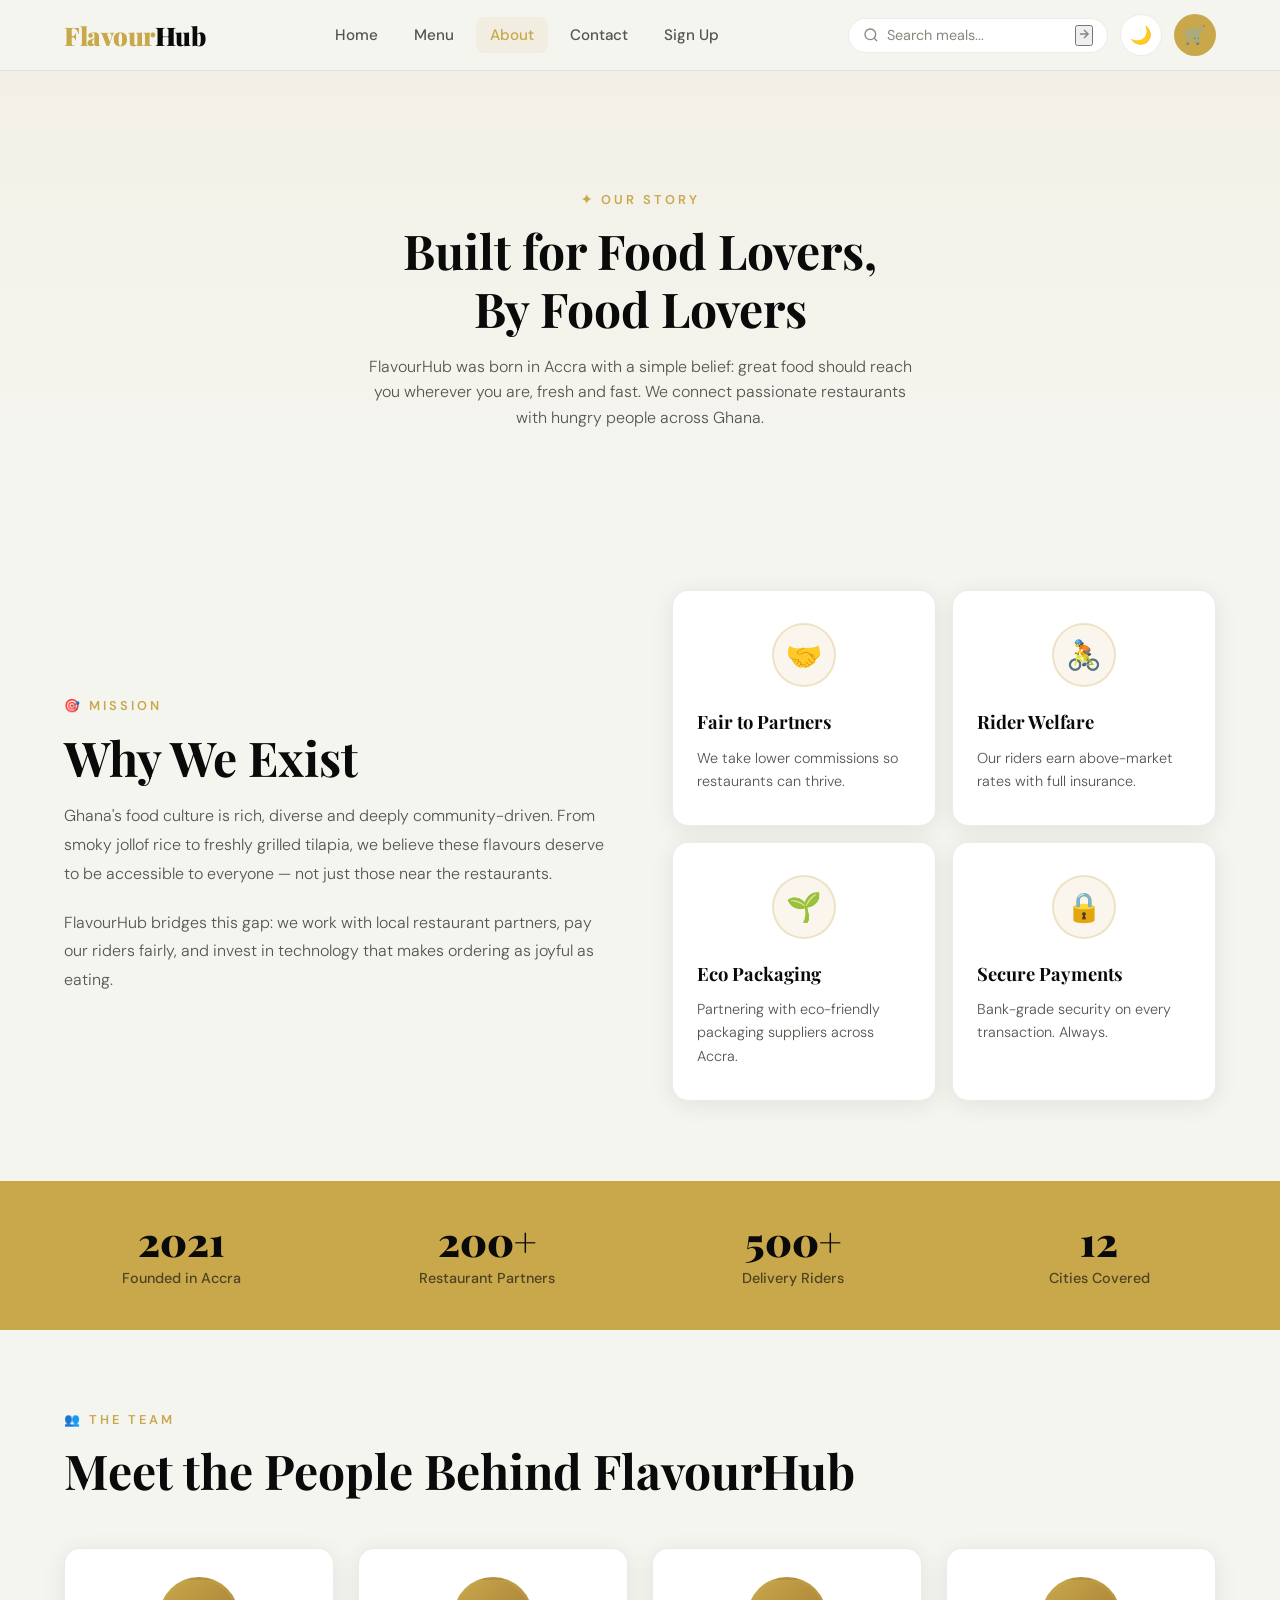
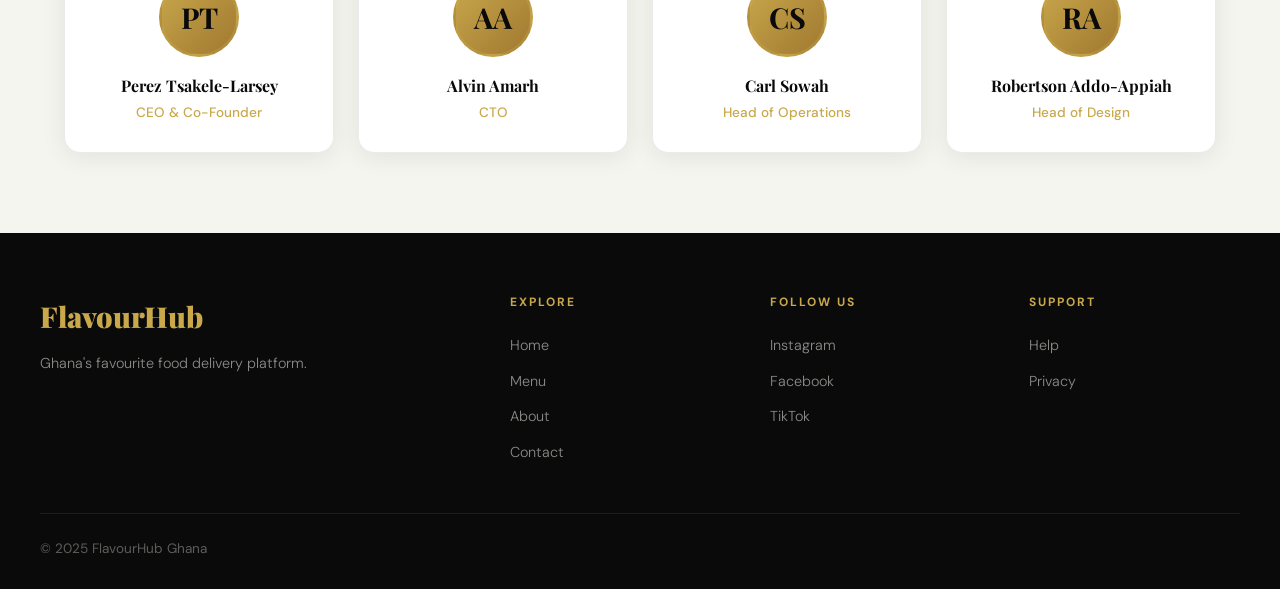
<file: FlavourHub/about.html>
<!DOCTYPE html>
<html lang="en">
<head>
  <meta charset="UTF-8" />
  <meta name="viewport" content="width=device-width, initial-scale=1.0" />
  <meta name="description" content="About FlavourHub — Our story, mission, and the team behind Ghana's favourite food delivery platform." />
  <title>About — FlavourHub</title>
  <link rel="stylesheet" href="css/styles.css" />
</head>
<body>

  <a href="#main-content" class="skip-link">Skip to main content</a>

  <nav role="navigation" aria-label="Main navigation">
    <div class="nav-inner">
      <a href="index.html" class="nav-logo">Flavour<span>Hub</span></a>
      <ul class="nav-links">
        <li><a href="index.html">Home</a></li><li><a href="menu.html">Menu</a></li><li><a href="about.html" class="active">About</a></li><li><a href="contact.html">Contact</a></li><li><a href="signup.html">Sign Up</a></li>
      </ul>
      <div class="nav-right">
        <div class="nav-search" role="search">
          <svg width="16" height="16" viewBox="0 0 24 24" fill="none" stroke="currentColor" stroke-width="2" aria-hidden="true">
            <circle cx="11" cy="11" r="8"/>
            <path d="m21 21-4.35-4.35"/>
          </svg><input type="search" id="navSearchInput" placeholder="Search meals..." aria-label="Search meals" />
          <button id="navSearchBtn" aria-label="Search">
            <svg width="14" height="14" viewBox="0 0 24 24" fill="none" stroke="currentColor" stroke-width="2.5" aria-hidden="true">
              <path d="M5 12h14M12 5l7 7-7 7"/>
            </svg>
          </button>
        </div>
        
         <!-- Theme Toggle -->
        <button class="theme-toggle" id="themeToggle" aria-label="Toggle dark mode">🌙</button>
        <a href="cart.html" class="nav-cart" aria-label="View cart">🛒<span class="cart-badge" id="cartBadge" style="display:none">0</span></a>
        <button class="hamburger" id="hamburger" aria-label="Toggle navigation" aria-expanded="false" aria-controls="mobileMenu"><span></span><span></span><span></span></button>
      </div>
    </div>
    <div class="mobile-menu" id="mobileMenu">
      <a href="index.html">Home</a><a href="menu.html">Menu</a><a href="about.html">About</a><a href="contact.html">Contact</a><a href="signup.html">Sign Up</a><a href="cart.html">🛒 Cart</a>
    </div>
  </nav>

  <div class="page-content">
    <main id="main-content">

      <!-- ABOUT HERO -->
      <div class="about-hero" aria-labelledby="about-heading">
        <div class="section-label" aria-hidden="true">✦ Our Story</div>
        <h1 class="section-title" id="about-heading">Built for Food Lovers,<br>By Food Lovers</h1>
        <p class="section-sub" style="margin: 0 auto; text-align:center; max-width:560px;">
          FlavourHub was born in Accra with a simple belief: great food should reach you wherever you are,
          fresh and fast. We connect passionate restaurants with hungry people across Ghana.
        </p>
      </div>

      <!-- MISSION -->
      <div class="section" aria-labelledby="mission-heading">
        <div style="display:grid; grid-template-columns: 1fr 1fr; gap: 64px; align-items:center;">
          <div>
            <div class="section-label" aria-hidden="true">🎯 Mission</div>
            <h2 class="section-title" id="mission-heading">Why We Exist</h2>
            <p style="color: var(--text-secondary); line-height:1.8; font-weight:300; margin-bottom:20px;">
              Ghana's food culture is rich, diverse and deeply community-driven. From smoky jollof rice
              to freshly grilled tilapia, we believe these flavours deserve to be accessible to everyone —
              not just those near the restaurants.
            </p>
            <p style="color: var(--text-secondary); line-height:1.8; font-weight:300;">
              FlavourHub bridges this gap: we work with local restaurant partners, pay our riders fairly,
              and invest in technology that makes ordering as joyful as eating.
            </p>
          </div>
          <div style="display:grid; grid-template-columns:1fr 1fr; gap:16px;">
            <div class="step" style="text-align:left;">
              <div class="step-icon" aria-hidden="true">🤝</div>
              <h3>Fair to Partners</h3>
              <p>We take lower commissions so restaurants can thrive.</p>
            </div>
            <div class="step" style="text-align:left;">
              <div class="step-icon" aria-hidden="true">🚴</div>
              <h3>Rider Welfare</h3>
              <p>Our riders earn above-market rates with full insurance.</p>
            </div>
            <div class="step" style="text-align:left;">
              <div class="step-icon" aria-hidden="true">🌱</div>
              <h3>Eco Packaging</h3>
              <p>Partnering with eco-friendly packaging suppliers across Accra.</p>
            </div>
            <div class="step" style="text-align:left;">
              <div class="step-icon" aria-hidden="true">🔒</div>
              <h3>Secure Payments</h3>
              <p>Bank-grade security on every transaction. Always.</p>
            </div>
          </div>
        </div>
      </div>

      <!-- STATS -->
      <div class="stats-strip" aria-label="Company statistics">
        <div class="stats-inner">
          <div class="stat"><div class="stat-num">2021</div><div class="stat-label">Founded in Accra</div></div>
          <div class="stat"><div class="stat-num">200+</div><div class="stat-label">Restaurant Partners</div></div>
          <div class="stat"><div class="stat-num">500+</div><div class="stat-label">Delivery Riders</div></div>
          <div class="stat"><div class="stat-num">12</div><div class="stat-label">Cities Covered</div></div>
        </div>
      </div>

      <!-- TEAM -->
      <div class="section" aria-labelledby="team-heading">
        <div class="section-label" aria-hidden="true">👥 The Team</div>
        <h2 class="section-title" id="team-heading">Meet the People Behind FlavourHub</h2>
        <div class="team-grid" role="list">

          <div class="team-card" role="listitem">
            <div class="team-avatar" aria-hidden="true">PT</div>
            <div class="team-name">Perez Tsakele-Larsey</div>
            <div class="team-role">CEO & Co-Founder</div>
          </div>

          <div class="team-card" role="listitem">
            <div class="team-avatar" aria-hidden="true">AA</div>
            <div class="team-name">Alvin Amarh</div>
            <div class="team-role">CTO</div>
          </div>

          <div class="team-card" role="listitem">
            <div class="team-avatar" aria-hidden="true">CS</div>
            <div class="team-name">Carl Sowah</div>
            <div class="team-role">Head of Operations</div>
          </div>

          <div class="team-card" role="listitem">
            <div class="team-avatar" aria-hidden="true">RA</div>
            <div class="team-name">Robertson Addo-Appiah</div>
            <div class="team-role">Head of Design</div>
          </div>

        </div>
      </div>

    </main>
  </div>

  <footer role="contentinfo">
    <div class="footer-inner">
      <div class="footer-grid">
        <div><div class="footer-brand">FlavourHub</div><p class="footer-desc">Ghana's favourite food delivery platform.</p></div>
        <div><div class="footer-heading">Explore</div><ul class="footer-links"><li><a href="index.html">Home</a></li><li><a href="menu.html">Menu</a></li><li><a href="about.html">About</a></li><li><a href="contact.html">Contact</a></li></ul></div>
        <div><div class="footer-heading">Follow Us</div><ul class="footer-links"><li><a href="https://www.instagram.com" target="_blank" rel="noopener noreferrer">Instagram</a></li><li><a href="https://www.facebook.com" target="_blank" rel="noopener noreferrer">Facebook</a></li><li><a href="https://www.tiktok.com" target="_blank" rel="noopener noreferrer">TikTok</a></li></ul></div>
        <div><div class="footer-heading">Support</div><ul class="footer-links"><li><a href="contact.html">Help</a></li><li><a href="contact.html">Privacy</a></li></ul></div>
      </div>
      <div class="footer-bottom"><span>© 2025 FlavourHub Ghana</span></div>
    </div>
  </footer>

  <div id="toast" class="toast" role="alert" aria-live="polite"></div>
  <script src="js/script.js"></script>
</body>
</html>
</file>
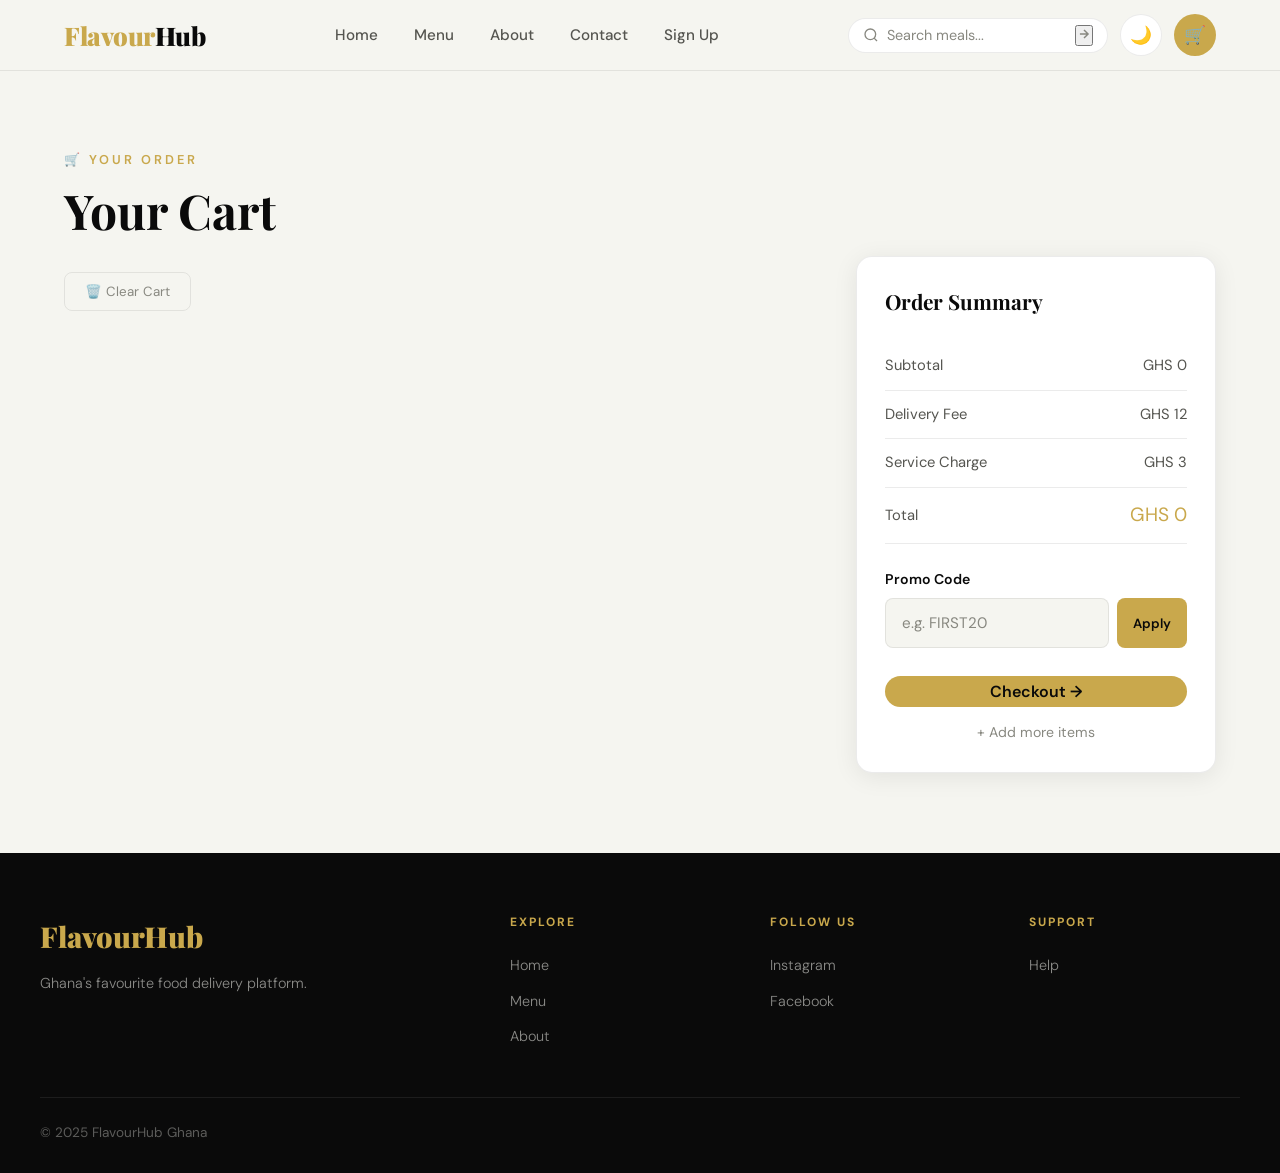
<file: FlavourHub/cart.html>
<!DOCTYPE html>
<html lang="en">
<head>
  <meta charset="UTF-8" />
  <meta name="viewport" content="width=device-width, initial-scale=1.0" />
  <meta name="description" content="Your FlavourHub cart — Review your order and checkout." />
  <title>Cart — FlavourHub</title>
  <link rel="stylesheet" href="css/styles.css" />
</head>
<body>

  <a href="#main-content" class="skip-link">Skip to main content</a>

  <nav role="navigation" aria-label="Main navigation">
    <div class="nav-inner">
      <a href="index.html" class="nav-logo">Flavour<span>Hub</span></a>
      <ul class="nav-links">
        <li><a href="index.html">Home</a></li><li><a href="menu.html">Menu</a></li><li><a href="about.html">About</a></li><li><a href="contact.html">Contact</a></li><li><a href="signup.html">Sign Up</a></li>
      </ul>
      <div class="nav-right">
        <div class="nav-search" role="search">
          <svg width="16" height="16" viewBox="0 0 24 24" fill="none" stroke="currentColor" stroke-width="2" aria-hidden="true">
            <circle cx="11" cy="11" r="8"/>
            <path d="m21 21-4.35-4.35"/>
          </svg>
          <input type="search" id="navSearchInput" placeholder="Search meals..." aria-label="Search meals" />
          <button id="navSearchBtn" aria-label="Search">
            <svg width="14" height="14" viewBox="0 0 24 24" fill="none" stroke="currentColor" stroke-width="2.5" aria-hidden="true">
              <path d="M5 12h14M12 5l7 7-7 7"/>
            </svg>
          </button>
        </div>
         <!-- Theme Toggle -->
        <button class="theme-toggle" id="themeToggle" aria-label="Toggle dark mode">🌙</button>
        <a href="cart.html" class="nav-cart" aria-label="View cart" aria-current="page">🛒<span class="cart-badge" id="cartBadge" style="display:none">0</span></a>
        <button class="hamburger" id="hamburger" aria-label="Toggle navigation" aria-expanded="false" aria-controls="mobileMenu"><span></span><span></span><span></span></button>
      </div>
    </div>
    <div class="mobile-menu" id="mobileMenu">
      <a href="index.html">Home</a><a href="menu.html">Menu</a><a href="about.html">About</a><a href="contact.html">Contact</a>
      <a href="signup.html">Sign Up</a><a href="cart.html">🛒 Cart</a>
    </div>
  </nav>

  <div class="page-content">
    <main id="main-content">
      <div class="section">
        <div class="section-label" aria-hidden="true">🛒 Your Order</div>
        <h1 class="section-title">Your Cart</h1>

        <!-- Empty State -->
        <div id="emptyCart" style="display:none; text-align:center; padding:80px 20px;">
          <div style="font-size:5rem; margin-bottom:24px;" aria-hidden="true">🍽️</div>
          <h2 style="font-family:'Playfair Display',serif; font-size:1.8rem; color:var(--text-primary); margin-bottom:12px;">Your cart is empty</h2>
          <p style="color:var(--text-muted); margin-bottom:32px; font-weight:300;">Looks like you haven't added anything yet.</p>
          <a href="menu.html" class="btn btn-primary">Browse the Menu →</a>
        </div>

        <!-- Cart Content -->
        <div id="cartContent" class="cart-layout">

          <!-- Items -->
          <div>
            <div id="cartItems" role="list" aria-label="Cart items"></div>

            <div style="margin-top:16px;">
              <button onclick="clearCart()" style="background:none; border:1px solid var(--border); color:var(--text-muted); padding:10px 20px; border-radius:var(--radius-sm); cursor:pointer; font-family:'DM Sans',sans-serif; transition:all 0.3s;" aria-label="Clear all items from cart">
                🗑️ Clear Cart
              </button>
            </div>
          </div>

          <!-- Summary -->
          <div class="order-summary" aria-label="Order summary">
            <div class="summary-title">Order Summary</div>

            <div class="summary-row">
              <span>Subtotal</span>
              <span id="summarySubtotal">GHS 0</span>
            </div>
            <div class="summary-row">
              <span>Delivery Fee</span>
              <span>GHS 12</span>
            </div>
            <div class="summary-row">
              <span>Service Charge</span>
              <span>GHS 3</span>
            </div>
            <div class="summary-row">
              <span>Total</span>
              <span class="summary-total-amount" id="summaryTotal" aria-live="polite">GHS 0</span>
            </div>

            <div style="margin-top:24px;">
              <div class="form-group">
                <label class="form-label" for="promoCode">Promo Code</label>
                <div style="display:flex; gap:8px;">
                  <input class="form-input" type="text" id="promoCode" placeholder="e.g. FIRST20" aria-label="Enter promo code" />
                  <button onclick="applyPromo()" style="background:var(--gold); color:var(--black); border:none; border-radius:var(--radius-sm); padding:0 16px; font-family:'DM Sans',sans-serif; font-weight:600; cursor:pointer; white-space:nowrap;" aria-label="Apply promo code">Apply</button>
                </div>
              </div>

              <button class="btn btn-primary" style="width:100%; justify-content:center; margin-top:8px; font-size:1rem;" onclick="checkout()" aria-label="Proceed to checkout">
                Checkout →
              </button>
              <a href="menu.html" style="display:block; text-align:center; margin-top:14px; color:var(--text-muted); font-size:0.88rem; text-decoration:none;">+ Add more items</a>
            </div>
          </div>

        </div>

        <!-- Checkout Success -->
        <div id="checkoutSuccess" style="display:none; text-align:center; padding:80px 20px;">
          <div style="font-size:5rem; margin-bottom:24px;" aria-hidden="true">✅</div>
          <h2 style="font-family:'Playfair Display',serif; font-size:2rem; color:var(--text-primary); margin-bottom:12px;">Order Placed!</h2>
          <p style="color:var(--text-muted); margin-bottom:8px; font-weight:300;">Your food is being prepared. Estimated delivery: <strong style="color:var(--gold);">25–35 minutes</strong>.</p>
          <p style="color:var(--text-muted); margin-bottom:32px; font-weight:300;">Order #FH-<span id="orderNum"></span></p>
          <a href="menu.html" class="btn btn-primary">Order Again →</a>
        </div>

      </div>
    </main>
  </div>

  <footer role="contentinfo">
    <div class="footer-inner">
      <div class="footer-grid">
        <div><div class="footer-brand">FlavourHub</div><p class="footer-desc">Ghana's favourite food delivery platform.</p></div>
        <div><div class="footer-heading">Explore</div><ul class="footer-links"><li><a href="index.html">Home</a></li><li><a href="menu.html">Menu</a></li><li><a href="about.html">About</a></li></ul></div>
        <div><div class="footer-heading">Follow Us</div><ul class="footer-links"><li><a href="https://www.instagram.com" target="_blank" rel="noopener noreferrer">Instagram</a></li><li><a href="https://www.facebook.com" target="_blank" rel="noopener noreferrer">Facebook</a></li></ul></div>
        <div><div class="footer-heading">Support</div><ul class="footer-links"><li><a href="contact.html">Help</a></li></ul></div>
      </div>
      <div class="footer-bottom"><span>© 2025 FlavourHub Ghana</span></div>
    </div>
  </footer>

  <div id="toast" class="toast" role="alert" aria-live="polite"></div>

  <script src="js/script.js"></script>
</body>
</html>
</file>
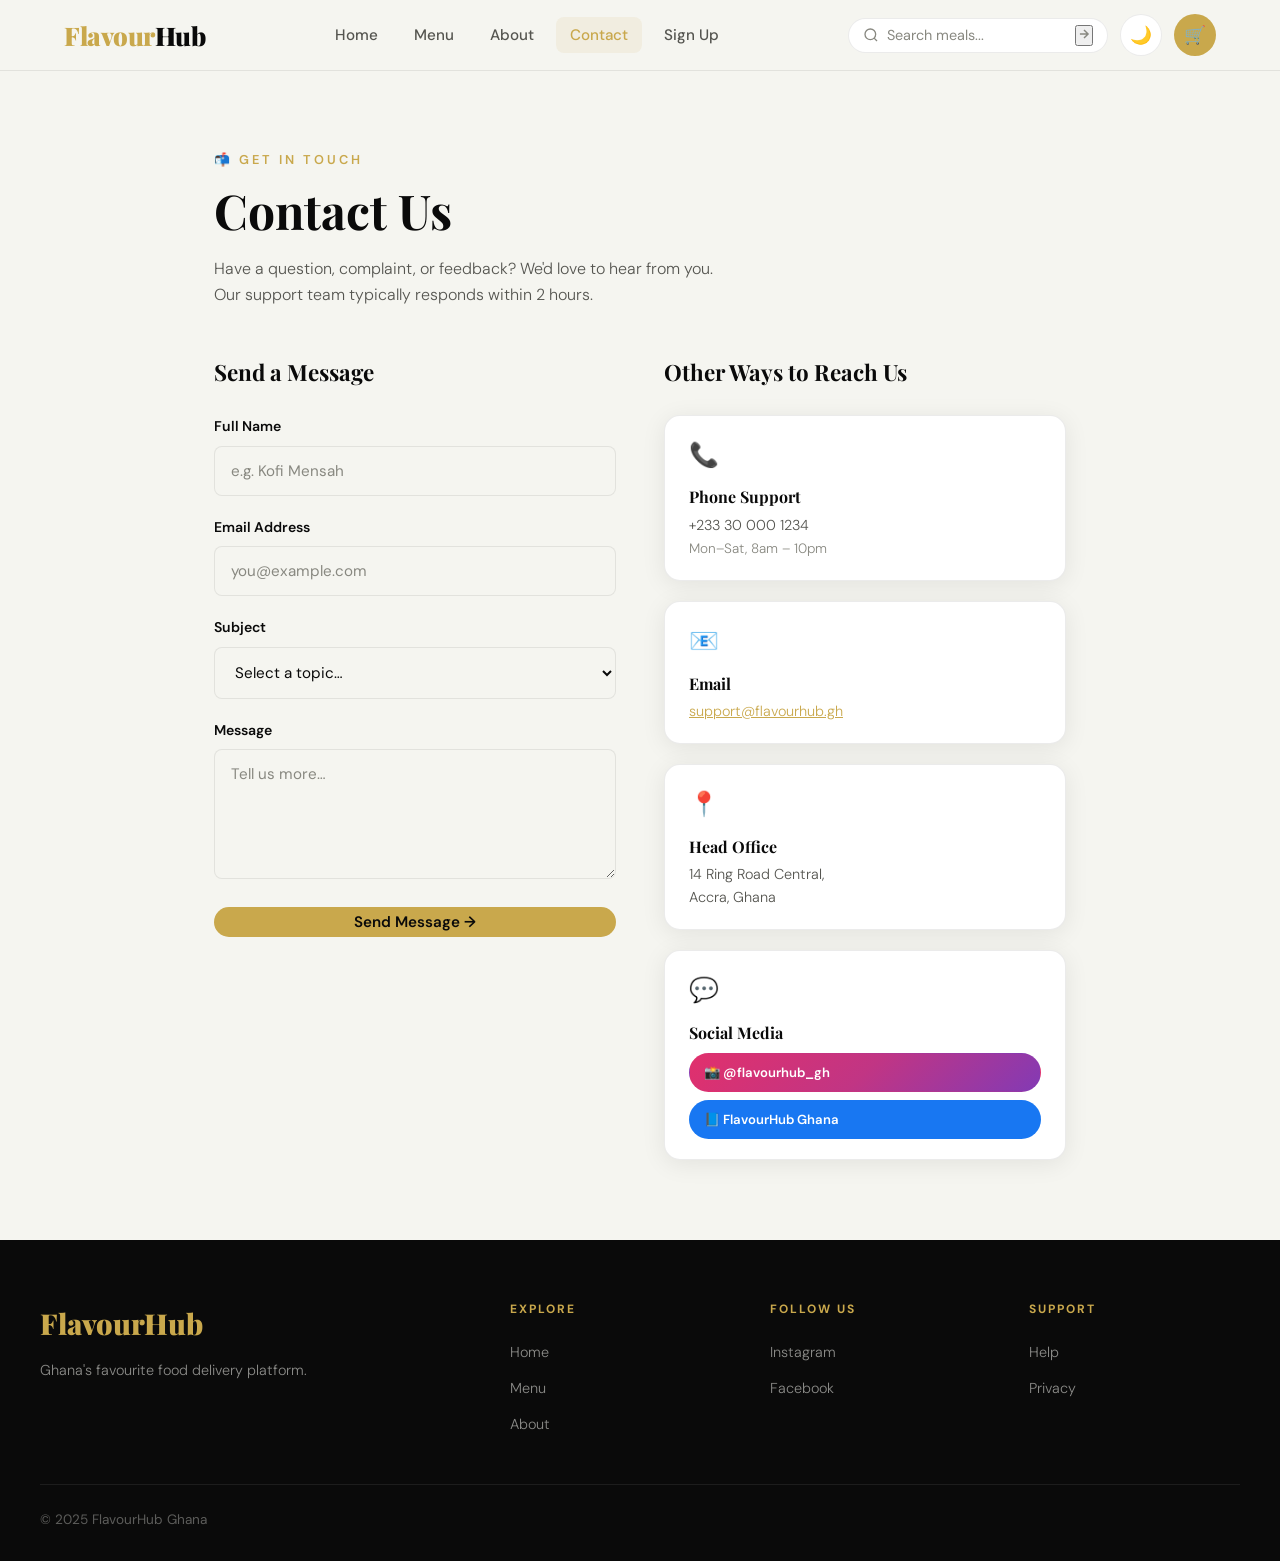
<file: FlavourHub/contact.html>
<!DOCTYPE html>
<html lang="en">
<head>
  <meta charset="UTF-8" />
  <meta name="viewport" content="width=device-width, initial-scale=1.0" />
  <meta name="description" content="Contact FlavourHub — Get in touch with our support team." />
  <title>Contact — FlavourHub</title>
  <link rel="stylesheet" href="css/styles.css" />
</head>
<body>

  <a href="#main-content" class="skip-link">Skip to main content</a>

  <nav role="navigation" aria-label="Main navigation">
    <div class="nav-inner">
      <a href="index.html" class="nav-logo">Flavour<span>Hub</span></a>
      <ul class="nav-links">
        <li><a href="index.html">Home</a></li><li><a href="menu.html">Menu</a></li><li><a href="about.html">About</a></li><li><a href="contact.html" class="active">Contact</a></li><li><a href="signup.html">Sign Up</a></li>
      </ul>
      <div class="nav-right">
        <div class="nav-search" role="search">
          <svg width="16" height="16" viewBox="0 0 24 24" fill="none" stroke="currentColor" stroke-width="2" aria-hidden="true">
            <circle cx="11" cy="11" r="8"/>
            <path d="m21 21-4.35-4.35"/>
          </svg>
          <input type="search" id="navSearchInput" placeholder="Search meals..." aria-label="Search meals" />
          <button id="navSearchBtn" aria-label="Search">
            <svg width="14" height="14" viewBox="0 0 24 24" fill="none" stroke="currentColor" stroke-width="2.5" aria-hidden="true">
              <path d="M5 12h14M12 5l7 7-7 7"/>
            </svg>
          </button>
        </div>
         <!-- Theme Toggle -->
        <button class="theme-toggle" id="themeToggle" aria-label="Toggle dark mode">🌙</button>
        <a href="cart.html" class="nav-cart" aria-label="View cart">🛒<span class="cart-badge" id="cartBadge" style="display:none">0</span></a>
        <button class="hamburger" id="hamburger" aria-label="Toggle navigation" aria-expanded="false" aria-controls="mobileMenu"><span></span><span></span><span></span></button>
      </div>
    </div>
    <div class="mobile-menu" id="mobileMenu">
      <a href="index.html">Home</a><a href="menu.html">Menu</a><a href="about.html">About</a><a href="contact.html">Contact</a><a href="signup.html">Sign Up</a><a href="cart.html">🛒 Cart</a>
    </div>
  </nav>

  <div class="page-content">
    <main id="main-content">
      <div class="section" style="max-width:900px;">
        <div class="section-label" aria-hidden="true">📬 Get In Touch</div>
        <h1 class="section-title">Contact Us</h1>
        <p class="section-sub" style="margin-bottom:48px;">Have a question, complaint, or feedback? We'd love to hear from you. Our support team typically responds within 2 hours.</p>

        <div style="display:grid; grid-template-columns: 1fr 1fr; gap:48px; align-items:start;">

          <!-- Contact Form -->
          <div>
            <h2 style="font-family:'Playfair Display',serif; font-size:1.4rem; margin-bottom:24px; color:var(--text-primary);">Send a Message</h2>

            <div id="contactForm">
              <div class="form-group">
                <label class="form-label" for="contactName">Full Name</label>
                <input class="form-input" type="text" id="contactName" placeholder="e.g. Kofi Mensah" autocomplete="name" required aria-required="true" />
              </div>
              <div class="form-group">
                <label class="form-label" for="contactEmail">Email Address</label>
                <input class="form-input" type="email" id="contactEmail" placeholder="you@example.com" autocomplete="email" required aria-required="true" />
              </div>
              <div class="form-group">
                <label class="form-label" for="contactSubject">Subject</label>
                <select class="form-input" id="contactSubject" aria-label="Contact subject">
                  <option value="">Select a topic…</option>
                  <option value="order">Order Issue</option>
                  <option value="payment">Payment Problem</option>
                  <option value="partner">Restaurant Partnership</option>
                  <option value="rider">Become a Rider</option>
                  <option value="other">Other</option>
                </select>
              </div>
              <div class="form-group">
                <label class="form-label" for="contactMsg">Message</label>
                <textarea class="form-input" id="contactMsg" rows="5" placeholder="Tell us more…" required aria-required="true" style="resize:vertical;"></textarea>
              </div>
              <button class="btn btn-primary" style="width:100%; justify-content:center;" onclick="submitContact()" aria-label="Send message">Send Message →</button>
            </div>

            <div id="contactSuccess" style="display:none; text-align:center; padding:40px 20px; background:rgba(201,168,76,0.08); border-radius:var(--radius); border:1px solid rgba(201,168,76,0.2);">
              <div style="font-size:3rem; margin-bottom:16px;">✅</div>
              <h3 style="font-family:'Playfair Display',serif; color:var(--text-primary); margin-bottom:8px;">Message Sent!</h3>
              <p style="color:var(--text-muted); font-weight:300;">We'll get back to you within 2 hours.</p>
            </div>
          </div>

          <!-- Contact Info -->
          <div>
            <h2 style="font-family:'Playfair Display',serif; font-size:1.4rem; margin-bottom:24px; color:var(--text-primary);">Other Ways to Reach Us</h2>

            <div style="display:flex; flex-direction:column; gap:20px;">

              <div class="step" style="text-align:left; padding:20px 24px;">
                <div style="font-size:1.5rem; margin-bottom:10px;" aria-hidden="true">📞</div>
                <h3 style="margin-bottom:4px; font-size:1rem;">Phone Support</h3>
                <p>+233 30 000 1234<br><span style="color:var(--text-muted); font-size:0.85rem;">Mon–Sat, 8am – 10pm</span></p>
              </div>

              <div class="step" style="text-align:left; padding:20px 24px;">
                <div style="font-size:1.5rem; margin-bottom:10px;" aria-hidden="true">📧</div>
                <h3 style="margin-bottom:4px; font-size:1rem;">Email</h3>
                <p><a href="mailto:support@flavourhub.gh" style="color:var(--gold);">support@flavourhub.gh</a></p>
              </div>

              <div class="step" style="text-align:left; padding:20px 24px;">
                <div style="font-size:1.5rem; margin-bottom:10px;" aria-hidden="true">📍</div>
                <h3 style="margin-bottom:4px; font-size:1rem;">Head Office</h3>
                <p style="font-weight:300;">14 Ring Road Central,<br>Accra, Ghana</p>
              </div>

              <div class="step" style="text-align:left; padding:20px 24px;">
                <div style="font-size:1.5rem; margin-bottom:10px;" aria-hidden="true">💬</div>
                <h3 style="margin-bottom:4px; font-size:1rem;">Social Media</h3>
                <div class="social-buttons" style="flex-direction:column; gap:8px; margin-top:8px;">
                  <a href="https://www.instagram.com" class="social-btn social-btn-ig" target="_blank" rel="noopener noreferrer" aria-label="Instagram (opens new tab)" style="font-size:0.82rem; padding:8px 14px;">📸 @flavourhub_gh</a>
                  <a href="https://www.facebook.com" class="social-btn social-btn-fb" target="_blank" rel="noopener noreferrer" aria-label="Facebook (opens new tab)" style="font-size:0.82rem; padding:8px 14px;">📘 FlavourHub Ghana</a>
                </div>
              </div>

            </div>
          </div>
        </div>
      </div>
    </main>
  </div>

  <footer role="contentinfo">
    <div class="footer-inner">
      <div class="footer-grid">
        <div><div class="footer-brand">FlavourHub</div><p class="footer-desc">Ghana's favourite food delivery platform.</p></div>
        <div><div class="footer-heading">Explore</div><ul class="footer-links"><li><a href="index.html">Home</a></li><li><a href="menu.html">Menu</a></li><li><a href="about.html">About</a></li></ul></div>
        <div><div class="footer-heading">Follow Us</div><ul class="footer-links"><li><a href="https://www.instagram.com" target="_blank" rel="noopener noreferrer">Instagram</a></li><li><a href="https://www.facebook.com" target="_blank" rel="noopener noreferrer">Facebook</a></li></ul></div>
        <div><div class="footer-heading">Support</div><ul class="footer-links"><li><a href="contact.html">Help</a></li><li><a href="contact.html">Privacy</a></li></ul></div>
      </div>
      <div class="footer-bottom"><span>© 2025 FlavourHub Ghana</span></div>
    </div>
  </footer>

  <div id="toast" class="toast" role="alert" aria-live="polite"></div>

  <script src="js/script.js"></script>
</body>
</html>
</file>
<file: FlavourHub/css/styles.css>
/* =============================================
   FLAVOURHUB — MAIN STYLESHEET
   External CSS only. No inline styles.
   ============================================= */

@import url('https://fonts.googleapis.com/css2?family=Playfair+Display:wght@700;900&family=DM+Sans:wght@300;400;500;600&display=swap');

/* === CSS VARIABLES (LIGHT MODE DEFAULT) === */
:root {
  --gold: #C9A84C;
  --gold-light: #E8C97A;
  --gold-dark: #A07830;
  --black: #0A0A0A;
  --ash-dark: #1C1C1C;
  --ash-mid: #2E2E2E;
  --ash-light: #B0B0B0;
  --white: #F5F5F0;
  --off-white: #EFEFEA;

  /* Theme tokens */
  --bg: #F5F5F0;
  --bg-card: #FFFFFF;
  --bg-nav: rgba(245,245,240,0.95);
  --text-primary: #0A0A0A;
  --text-secondary: #555550;
  --text-muted: #888880;
  --border: rgba(0,0,0,0.08);
  --shadow: 0 4px 24px rgba(0,0,0,0.08);
  --shadow-hover: 0 12px 40px rgba(201,168,76,0.25);
  --radius: 16px;
  --radius-sm: 8px;
  --transition: 0.3s cubic-bezier(0.4, 0, 0.2, 1);
}

/* === DARK MODE === */
[data-theme="dark"] {
  --bg: #0A0A0A;
  --bg-card: #1C1C1C;
  --bg-nav: rgba(10,10,10,0.95);
  --text-primary: #F5F5F0;
  --text-secondary: #C0C0BB;
  --text-muted: #888880;
  --border: rgba(255,255,255,0.08);
  --shadow: 0 4px 24px rgba(0,0,0,0.4);
  --shadow-hover: 0 12px 40px rgba(201,168,76,0.3);
}

/* === RESET & BASE === */
*, *::before, *::after {
  margin: 0;
  padding: 0;
  box-sizing: border-box;
}

html {
  scroll-behavior: smooth;
  font-size: 16px;
}

body {
  font-family: 'DM Sans', sans-serif;
  background-color: var(--bg);
  color: var(--text-primary);
  transition: background-color var(--transition), color var(--transition);
  overflow-x: hidden;
  line-height: 1.6;
}

/* === SKIP TO CONTENT (Accessibility) === */
.skip-link {
  position: absolute;
  top: -100px;
  left: 16px;
  background: var(--gold);
  color: var(--black);
  padding: 12px 20px;
  border-radius: var(--radius-sm);
  font-weight: 600;
  z-index: 9999;
  transition: top 0.2s;
  text-decoration: none;
}
.skip-link:focus {
  top: 16px;
}

/* === NAVIGATION === */
nav {
  position: fixed;
  top: 0;
  left: 0;
  right: 0;
  z-index: 1000;
  background: var(--bg-nav);
  backdrop-filter: blur(12px);
  -webkit-backdrop-filter: blur(12px);
  border-bottom: 1px solid var(--border);
  transition: background var(--transition);
}

.nav-inner {
  max-width: 1200px;
  margin: 0 auto;
  padding: 0 24px;
  height: 70px;
  display: flex;
  align-items: center;
  justify-content: space-between;
}

.nav-logo {
  font-family: 'Playfair Display', serif;
  font-size: 1.6rem;
  font-weight: 900;
  color: var(--gold);
  text-decoration: none;
  letter-spacing: -0.5px;
}

.nav-logo span {
  color: var(--text-primary);
}

/* Desktop nav links */
.nav-links {
  display: flex;
  align-items: center;
  gap: 8px;
  list-style: none;
}

.nav-links a {
  color: var(--text-secondary);
  text-decoration: none;
  font-size: 0.95rem;
  font-weight: 500;
  padding: 8px 14px;
  border-radius: var(--radius-sm);
  transition: color var(--transition), background var(--transition);
}

.nav-links a:hover,
.nav-links a.active {
  color: var(--gold);
  background: rgba(201,168,76,0.1);
}

.nav-right {
  display: flex;
  align-items: center;
  gap: 12px;
}

/* Search bar */
.nav-search {
  display: flex;
  align-items: center;
  background: var(--bg-card);
  border: 1px solid var(--border);
  border-radius: 999px;
  padding: 6px 14px;
  gap: 8px;
  transition: border-color var(--transition), box-shadow var(--transition);
}

.nav-search:focus-within {
  border-color: var(--gold);
  box-shadow: 0 0 0 3px rgba(201,168,76,0.15);
}

.nav-search input {
  border: none;
  background: transparent;
  color: var(--text-primary);
  font-family: 'DM Sans', sans-serif;
  font-size: 0.9rem;
  width: 180px;
  outline: none;
}

.nav-search input::placeholder {
  color: var(--text-muted);
}

.nav-search svg {
  color: var(--text-muted);
  flex-shrink: 0;
}

/* Dark mode toggle */
.theme-toggle {
  background: var(--bg-card);
  border: 1px solid var(--border);
  color: var(--text-primary);
  width: 42px;
  height: 42px;
  border-radius: 50%;
  cursor: pointer;
  display: flex;
  align-items: center;
  justify-content: center;
  font-size: 1.1rem;
  transition: all var(--transition);
  flex-shrink: 0;
}

.theme-toggle:hover {
  border-color: var(--gold);
  color: var(--gold);
}

/* Cart icon */
.nav-cart {
  position: relative;
  background: var(--gold);
  color: var(--black);
  width: 42px;
  height: 42px;
  border-radius: 50%;
  display: flex;
  align-items: center;
  justify-content: center;
  text-decoration: none;
  font-size: 1.1rem;
  transition: transform var(--transition), box-shadow var(--transition);
}

.nav-cart:hover {
  transform: scale(1.08);
  box-shadow: 0 4px 16px rgba(201,168,76,0.4);
}

.cart-badge {
  position: absolute;
  top: -4px;
  right: -4px;
  background: #E53935;
  color: white;
  font-size: 0.65rem;
  font-weight: 700;
  width: 18px;
  height: 18px;
  border-radius: 50%;
  display: flex;
  align-items: center;
  justify-content: center;
}

/* Hamburger */
.hamburger {
  display: none;
  flex-direction: column;
  gap: 5px;
  background: none;
  border: none;
  cursor: pointer;
  padding: 4px;
}

.hamburger span {
  display: block;
  width: 24px;
  height: 2px;
  background: var(--text-primary);
  border-radius: 2px;
  transition: all 0.3s;
}

.hamburger.open span:nth-child(1) { transform: translateY(7px) rotate(45deg); }
.hamburger.open span:nth-child(2) { opacity: 0; }
.hamburger.open span:nth-child(3) { transform: translateY(-7px) rotate(-45deg); }

/* Mobile menu */
.mobile-menu {
  display: none;
  flex-direction: column;
  background: var(--bg-nav);
  border-top: 1px solid var(--border);
  padding: 16px 24px 24px;
  gap: 4px;
}

.mobile-menu.open {
  display: flex;
}

.mobile-menu a {
  color: var(--text-secondary);
  text-decoration: none;
  font-size: 1rem;
  font-weight: 500;
  padding: 12px 16px;
  border-radius: var(--radius-sm);
  transition: all var(--transition);
}

.mobile-menu a:hover {
  color: var(--gold);
  background: rgba(201,168,76,0.1);
}

/* === MEDIA RULE — Responsive Nav === */
@media (max-width: 900px) {
  .nav-links { display: none; }
  .nav-search { display: none; }
  .hamburger { display: flex; }
}

@media (min-width: 901px) {
  .mobile-menu { display: none !important; }
}

/* === BUTTONS === */
.btn {
  display: inline-flex;
  align-items: center;
  gap: 8px;
  padding: 14px 28px;
  border-radius: 999px;
  font-family: 'DM Sans', sans-serif;
  font-size: 0.95rem;
  font-weight: 600;
  cursor: pointer;
  text-decoration: none;
  border: none;
  transition: all var(--transition);
}

.btn-primary {
  background: var(--gold);
  color: var(--black);
  text-decoration: none;
  padding: 5px;
  border-radius: 20px;
}

.btn-primary:hover {
  background: var(--gold-light);
  transform: translateY(-2px);
  box-shadow: 0 8px 24px rgba(201,168,76,0.35);
}

.btn-outline {
  background: transparent;
  color: var(--text-primary);
  border: 1.5px solid var(--border);
  text-decoration: none;
  padding: 5px;
  border-radius: 20px;
}

.btn-outline:hover {
  border-color: var(--gold);
  color: var(--gold);
  transform: translateY(-2px);
}

/* === PAGE WRAPPER === */
.page-content {
  padding-top: 70px;
}

/* === HERO (Home page) === */
.hero {
  position: relative;
  min-height: 100vh;
  display: flex;
  align-items: center;
  overflow: hidden;
}

.hero-video-wrap {
  position: absolute;
  inset: 0;
  z-index: 0;
}

.hero-video-wrap video {
  width: 100%;
  height: 100%;
  object-fit: cover;
}

.hero-overlay {
  position: absolute;
  inset: 0;
  background: linear-gradient(135deg,
    rgba(10,10,10,0.85) 0%,
    rgba(10,10,10,0.5) 60%,
    rgba(201,168,76,0.15) 100%
  );
  z-index: 1;
}

.hero-content {
  position: relative;
  z-index: 2;
  max-width: 1200px;
  margin: 0 auto;
  padding: 0 24px;
  width: 100%;
}

.hero-tag {
  display: inline-flex;
  align-items: center;
  gap: 8px;
  background: rgba(201,168,76,0.15);
  border: 1px solid rgba(201,168,76,0.3);
  color: var(--gold-light);
  padding: 8px 16px;
  border-radius: 999px;
  font-size: 0.85rem;
  font-weight: 500;
  margin-bottom: 24px;
  animation: fadeUp 0.6s ease both;
}

.hero h1 {
  font-family: 'Playfair Display', serif;
  font-size: clamp(3rem, 7vw, 6rem);
  font-weight: 900;
  line-height: 1.05;
  color: var(--white);
  margin-bottom: 24px;
  animation: fadeUp 0.6s 0.1s ease both;
}

.hero h1 em {
  font-style: normal;
  color: var(--gold);
}

.hero-sub {
  font-size: clamp(1rem, 2vw, 1.2rem);
  color: rgba(245,245,240,0.75);
  max-width: 520px;
  margin-bottom: 40px;
  animation: fadeUp 0.6s 0.2s ease both;
  font-weight: 300;
}

.hero-actions {
  display: flex;
  gap: 16px;
  flex-wrap: wrap;
  animation: fadeUp 0.6s 0.3s ease both;
}

.hero-search {
  display: flex;
  align-items: center;
  background: rgba(255,255,255,0.95);
  border-radius: 999px;
  padding: 6px 6px 6px 20px;
  gap: 12px;
  max-width: 460px;
  width: 100%;
  box-shadow: 0 8px 32px rgba(0,0,0,0.3);
  animation: fadeUp 0.6s 0.4s ease both;
  margin-top: 24px;
}

.hero-search input {
  flex: 1;
  border: none;
  background: transparent;
  font-family: 'DM Sans', sans-serif;
  font-size: 1rem;
  color: var(--black);
  outline: none;
}

.hero-search input::placeholder {
  color: #999;
}

.hero-search button {
  background: var(--gold);
  color: var(--black);
  border: none;
  border-radius: 999px;
  padding: 12px 22px;
  font-family: 'DM Sans', sans-serif;
  font-weight: 600;
  cursor: pointer;
  transition: background var(--transition);
  white-space: nowrap;
}

.hero-search button:hover {
  background: var(--gold-light);
}

/* === SECTIONS === */
.section {
  padding: 80px 24px;
  max-width: 1200px;
  margin: 0 auto;
}

.section-label {
  font-size: 0.8rem;
  font-weight: 600;
  letter-spacing: 3px;
  text-transform: uppercase;
  color: var(--gold);
  margin-bottom: 12px;
}

.section-title {
  font-family: 'Playfair Display', serif;
  font-size: clamp(2rem, 4vw, 3rem);
  font-weight: 700;
  color: var(--text-primary);
  margin-bottom: 16px;
  line-height: 1.2;
}

.section-sub {
  font-size: 1rem;
  color: var(--text-secondary);
  max-width: 500px;
  font-weight: 300;
}

/* === CARDS === */
.cards-grid {
  display: grid;
  grid-template-columns: repeat(auto-fill, minmax(260px, 1fr));
  gap: 24px;
  margin-top: 48px;
}

.card {
  background: var(--bg-card);
  border-radius: var(--radius);
  overflow: hidden;
  border: 1px solid var(--border);
  box-shadow: var(--shadow);
  transition: transform var(--transition), box-shadow var(--transition);
  cursor: pointer;
}

.card:hover {
  transform: translateY(-6px);
  box-shadow: var(--shadow-hover);
}

.card-img {
  width: 100%;
  height: 180px;
  object-fit: cover;
  display: block;
  background: linear-gradient(135deg, var(--ash-mid), var(--ash-dark));
}

.card-img-placeholder {
  width: 100%;
  height: 180px;
  display: flex;
  align-items: center;
  justify-content: center;
  font-size: 3rem;
  background: linear-gradient(135deg, rgba(201,168,76,0.1), rgba(201,168,76,0.05));
}

.card-body {
  padding: 20px;
}

.card-tag {
  font-size: 0.75rem;
  font-weight: 600;
  color: var(--gold);
  text-transform: uppercase;
  letter-spacing: 1px;
  margin-bottom: 8px;
}

.card-title {
  font-family: 'Playfair Display', serif;
  font-size: 1.2rem;
  font-weight: 700;
  color: var(--text-primary);
  margin-bottom: 6px;
}

.card-desc {
  font-size: 0.88rem;
  color: var(--text-secondary);
  margin-bottom: 16px;
  font-weight: 300;
}

.card-footer {
  display: flex;
  align-items: center;
  justify-content: space-between;
}

.card-price {
  font-size: 1.1rem;
  font-weight: 700;
  color: var(--gold);
}

.card-add {
  background: var(--gold);
  color: var(--black);
  border: none;
  border-radius: 999px;
  padding: 8px 18px;
  font-family: 'DM Sans', sans-serif;
  font-weight: 600;
  font-size: 0.85rem;
  cursor: pointer;
  transition: all var(--transition);
}

.card-add:hover {
  background: var(--gold-light);
  transform: scale(1.05);
}

.card-img {
  width: 300px;
  height: 200px;
  object-fit: cover;
}

/* Star rating */
.card-rating {
  display: flex;
  align-items: center;
  gap: 4px;
  font-size: 0.82rem;
  color: var(--text-muted);
  margin-bottom: 12px;
}

.star { color: var(--gold); }

/* === STATS STRIP === */
.stats-strip {
  background: var(--gold);
  padding: 40px 24px;
}

.stats-inner {
  max-width: 1200px;
  margin: 0 auto;
  display: grid;
  grid-template-columns: repeat(4, 1fr);
  gap: 24px;
  text-align: center;
}

.stat-num {
  font-family: 'Playfair Display', serif;
  font-size: 2.5rem;
  font-weight: 900;
  color: var(--black);
  line-height: 1;
}

.stat-label {
  font-size: 0.9rem;
  font-weight: 500;
  color: rgba(10,10,10,0.65);
  margin-top: 6px;
}

/* === HOW IT WORKS === */
.steps-grid {
  display: grid;
  grid-template-columns: repeat(auto-fit, minmax(220px, 1fr));
  gap: 32px;
  margin-top: 48px;
}

.step {
  text-align: center;
  padding: 32px 24px;
  background: var(--bg-card);
  border-radius: var(--radius);
  border: 1px solid var(--border);
  box-shadow: var(--shadow);
  transition: transform var(--transition);
  position: relative;
}

.step:hover {
  transform: translateY(-4px);
  box-shadow: var(--shadow-hover);
}

.step-icon {
  width: 64px;
  height: 64px;
  background: rgba(201,168,76,0.1);
  border-radius: 50%;
  display: flex;
  align-items: center;
  justify-content: center;
  margin: 0 auto 20px;
  font-size: 1.8rem;
  border: 2px solid rgba(201,168,76,0.25);
}

.step-num {
  position: absolute;
  top: 16px;
  right: 20px;
  font-family: 'Playfair Display', serif;
  font-size: 3rem;
  font-weight: 900;
  color: rgba(201,168,76,0.08);
  line-height: 1;
}

.step h3 {
  font-family: 'Playfair Display', serif;
  font-size: 1.15rem;
  color: var(--text-primary);
  margin-bottom: 10px;
}

.step p {
  font-size: 0.9rem;
  color: var(--text-secondary);
  font-weight: 300;
  line-height: 1.6;
}

/* === SOCIAL FEED === */
.social-section {
  background: var(--bg-card);
  border-top: 1px solid var(--border);
  border-bottom: 1px solid var(--border);
  padding: 60px 24px;
}

.social-inner {
  max-width: 1200px;
  margin: 0 auto;
}

.social-tabs {
  display: flex;
  gap: 8px;
  margin-top: 32px;
  margin-bottom: 24px;
  flex-wrap: wrap;
}

.social-tab {
  display: flex;
  align-items: center;
  gap: 8px;
  padding: 10px 20px;
  border-radius: 999px;
  border: 1.5px solid var(--border);
  background: transparent;
  color: var(--text-secondary);
  font-family: 'DM Sans', sans-serif;
  font-weight: 500;
  font-size: 0.9rem;
  cursor: pointer;
  transition: all var(--transition);
}

.social-tab.active,
.social-tab:hover {
  background: var(--gold);
  color: var(--black);
  border-color: var(--gold);
}

.social-feed-grid {
  display: grid;
  grid-template-columns: repeat(auto-fill, minmax(260px, 1fr));
  gap: 20px;
}

.feed-card {
  background: var(--bg);
  border: 1px solid var(--border);
  border-radius: var(--radius);
  padding: 20px;
  box-shadow: var(--shadow);
  transition: transform var(--transition);
}

.feed-card:hover {
  transform: translateY(-4px);
}

.feed-header {
  display: flex;
  align-items: center;
  gap: 12px;
  margin-bottom: 14px;
}

.feed-avatar {
  width: 40px;
  height: 40px;
  border-radius: 50%;
  background: linear-gradient(135deg, var(--gold), var(--gold-dark));
  display: flex;
  align-items: center;
  justify-content: center;
  font-weight: 700;
  color: var(--black);
  font-size: 0.9rem;
  flex-shrink: 0;
}

.feed-name {
  font-weight: 600;
  font-size: 0.92rem;
  color: var(--text-primary);
}

.feed-handle {
  font-size: 0.8rem;
  color: var(--text-muted);
}

.feed-text {
  font-size: 0.88rem;
  color: var(--text-secondary);
  line-height: 1.6;
  font-weight: 300;
}

.feed-emoji {
  font-size: 1.5rem;
  margin-bottom: 10px;
  display: block;
}

/* === SOCIAL MEDIA BUTTONS === */
.social-buttons {
  display: flex;
  gap: 12px;
  margin-top: 32px;
  flex-wrap: wrap;
}

.social-btn {
  display: inline-flex;
  align-items: center;
  gap: 8px;
  padding: 10px 20px;
  border-radius: 999px;
  font-family: 'DM Sans', sans-serif;
  font-weight: 600;
  font-size: 0.88rem;
  text-decoration: none;
  transition: all var(--transition);
  border: 1.5px solid transparent;
}

.social-btn-fb { background: #1877F2; color: white; }
.social-btn-ig { background: linear-gradient(135deg, #E1306C, #C13584, #833AB4); color: white; }
.social-btn-tw { background: #000; color: white; }
.social-btn-tt { background: #010101; color: white; border: 1.5px solid #333; }

.social-btn:hover {
  transform: translateY(-2px);
  box-shadow: 0 6px 20px rgba(0,0,0,0.2);
  opacity: 0.9;
}

/* === FOOTER === */
footer {
  background: var(--black);
  color: rgba(245,245,240,0.7);
  padding: 60px 24px 30px;
  margin-top: 0;
}

.footer-inner {
  max-width: 1200px;
  margin: 0 auto;
}

.footer-grid {
  display: grid;
  grid-template-columns: 2fr 1fr 1fr 1fr;
  gap: 48px;
  margin-bottom: 48px;
}

.footer-brand {
  font-family: 'Playfair Display', serif;
  font-size: 1.8rem;
  font-weight: 900;
  color: var(--gold);
  margin-bottom: 12px;
}

.footer-desc {
  font-size: 0.9rem;
  line-height: 1.7;
  color: rgba(245,245,240,0.55);
  font-weight: 300;
  max-width: 280px;
}

.footer-heading {
  font-size: 0.75rem;
  font-weight: 700;
  letter-spacing: 2px;
  text-transform: uppercase;
  color: var(--gold);
  margin-bottom: 20px;
}

.footer-links {
  list-style: none;
  display: flex;
  flex-direction: column;
  gap: 10px;
}

.footer-links a {
  color: rgba(245,245,240,0.55);
  text-decoration: none;
  font-size: 0.9rem;
  transition: color var(--transition);
  font-weight: 300;
}

.footer-links a:hover {
  color: var(--gold);
}

.footer-bottom {
  border-top: 1px solid rgba(255,255,255,0.08);
  padding-top: 24px;
  display: flex;
  align-items: center;
  justify-content: space-between;
  flex-wrap: wrap;
  gap: 16px;
  font-size: 0.85rem;
  color: rgba(245,245,240,0.35);
}

.footer-social {
  display: flex;
  gap: 12px;
}

.footer-social a {
  width: 38px;
  height: 38px;
  border-radius: 50%;
  background: rgba(255,255,255,0.06);
  border: 1px solid rgba(255,255,255,0.1);
  display: flex;
  align-items: center;
  justify-content: center;
  color: rgba(245,245,240,0.6);
  text-decoration: none;
  font-size: 1rem;
  transition: all var(--transition);
}

.footer-social a:hover {
  background: var(--gold);
  color: var(--black);
  border-color: var(--gold);
}

/* === ON-PAGE TEXT SEARCH === */
.page-search-bar {
  background: var(--bg-card);
  border: 1px solid var(--border);
  border-radius: var(--radius);
  padding: 20px 24px;
  display: flex;
  gap: 12px;
  align-items: center;
  margin-bottom: 32px;
  box-shadow: var(--shadow);
}

.page-search-bar input {
  flex: 1;
  border: none;
  background: transparent;
  font-family: 'DM Sans', sans-serif;
  font-size: 1rem;
  color: var(--text-primary);
  outline: none;
}

.page-search-bar input::placeholder {
  color: var(--text-muted);
}

.page-search-bar button {
  background: var(--gold);
  color: var(--black);
  border: none;
  border-radius: var(--radius-sm);
  padding: 10px 20px;
  font-family: 'DM Sans', sans-serif;
  font-weight: 600;
  cursor: pointer;
  transition: all var(--transition);
}

.page-search-bar button:hover {
  background: var(--gold-light);
}

.highlight {
  background: rgba(201,168,76,0.35);
  border-radius: 3px;
  padding: 1px 2px;
}

/* === FORM STYLES (Sign Up / Contact) === */
.form-page {
  min-height: 100vh;
  display: flex;
  align-items: center;
  justify-content: center;
  padding: 100px 24px 60px;
  background: var(--bg);
}

.form-box {
  background: var(--bg-card);
  border: 1px solid var(--border);
  border-radius: 24px;
  padding: 48px;
  width: 100%;
  max-width: 480px;
  box-shadow: var(--shadow);
}

.form-title {
  font-family: 'Playfair Display', serif;
  font-size: 2rem;
  font-weight: 700;
  color: var(--text-primary);
  margin-bottom: 8px;
}

.form-sub {
  color: var(--text-muted);
  font-size: 0.9rem;
  margin-bottom: 32px;
  font-weight: 300;
}

.form-group {
  margin-bottom: 20px;
}

.form-label {
  display: block;
  font-size: 0.88rem;
  font-weight: 600;
  color: var(--text-primary);
  margin-bottom: 8px;
}

.form-input {
  width: 100%;
  padding: 14px 16px;
  border: 1.5px solid var(--border);
  border-radius: var(--radius-sm);
  background: var(--bg);
  color: var(--text-primary);
  font-family: 'DM Sans', sans-serif;
  font-size: 0.95rem;
  transition: border-color var(--transition), box-shadow var(--transition);
  outline: none;
}

.form-input:focus {
  border-color: var(--gold);
  box-shadow: 0 0 0 3px rgba(201,168,76,0.15);
}

.form-input::placeholder {
  color: var(--text-muted);
}

/* === ANIMATIONS === */
@keyframes fadeUp {
  from { opacity: 0; transform: translateY(30px); }
  to   { opacity: 1; transform: translateY(0); }
}

@keyframes fadeIn {
  from { opacity: 0; }
  to   { opacity: 1; }
}

/* === ACCESSIBILITY === */
:focus-visible {
  outline: 2px solid var(--gold);
  outline-offset: 3px;
}

.sr-only {
  position: absolute;
  width: 1px;
  height: 1px;
  padding: 0;
  margin: -1px;
  overflow: hidden;
  clip: rect(0,0,0,0);
  white-space: nowrap;
  border: 0;
}

/* High contrast support */
@media (prefers-contrast: high) {
  :root {
    --gold: #E8B800;
    --border: rgba(0,0,0,0.3);
  }
}

/* Reduced motion support */
@media (prefers-reduced-motion: reduce) {
  *, *::before, *::after {
    animation-duration: 0.01ms !important;
    transition-duration: 0.01ms !important;
  }
}

/* === RESPONSIVE === */
@media (max-width: 768px) {
  .stats-inner {
    grid-template-columns: repeat(2, 1fr);
  }
  .footer-grid {
    grid-template-columns: 1fr 1fr;
    gap: 32px;
  }
  .hero-actions {
    flex-direction: column;
  }
}

@media (max-width: 480px) {
  .footer-grid {
    grid-template-columns: 1fr;
  }
  .stats-inner {
    grid-template-columns: repeat(2, 1fr);
  }
  .form-box {
    padding: 28px 20px;
  }
  .section {
    padding: 60px 16px;
  }
}

/* Ensure 1024x768 minimum without horizontal scroll */
@media (max-width: 1024px) {
  .nav-search { display: none; }
}

/* === CART PAGE === */
.cart-layout {
  display: grid;
  grid-template-columns: 1fr 360px;
  gap: 32px;
  align-items: start;
}

.cart-item {
  display: flex;
  align-items: center;
  gap: 16px;
  padding: 20px;
  background: var(--bg-card);
  border: 1px solid var(--border);
  border-radius: var(--radius);
  margin-bottom: 16px;
  box-shadow: var(--shadow);
  transition: transform var(--transition);
}

.cart-item:hover {
  transform: translateX(4px);
}

.cart-item-img {
  width: 72px;
  height: 72px;
  border-radius: var(--radius-sm);
  background: rgba(201,168,76,0.1);
  display: flex;
  align-items: center;
  justify-content: center;
  font-size: 2rem;
  flex-shrink: 0;
}

.cart-item-info { flex: 1; }

.cart-item-name {
  font-family: 'Playfair Display', serif;
  font-weight: 700;
  color: var(--text-primary);
  margin-bottom: 4px;
}

.cart-item-price {
  font-weight: 700;
  color: var(--gold);
  font-size: 1rem;
}

.qty-control {
  display: flex;
  align-items: center;
  gap: 12px;
}

.qty-btn {
  width: 32px;
  height: 32px;
  border-radius: 50%;
  border: 1.5px solid var(--border);
  background: var(--bg);
  color: var(--text-primary);
  cursor: pointer;
  font-size: 1.1rem;
  font-weight: 700;
  display: flex;
  align-items: center;
  justify-content: center;
  transition: all var(--transition);
}

.qty-btn:hover {
  border-color: var(--gold);
  color: var(--gold);
}

.order-summary {
  background: var(--bg-card);
  border: 1px solid var(--border);
  border-radius: var(--radius);
  padding: 28px;
  box-shadow: var(--shadow);
  position: sticky;
  top: 90px;
}

.summary-title {
  font-family: 'Playfair Display', serif;
  font-size: 1.3rem;
  font-weight: 700;
  color: var(--text-primary);
  margin-bottom: 24px;
}

.summary-row {
  display: flex;
  justify-content: space-between;
  align-items: center;
  padding: 12px 0;
  border-bottom: 1px solid var(--border);
  font-size: 0.92rem;
  color: var(--text-secondary);
}

.summary-row:last-of-type {
  border-bottom: none;
  font-weight: 700;
  font-size: 1rem;
  color: var(--text-primary);
  padding-top: 16px;
}

.summary-total-amount {
  color: var(--gold);
  font-size: 1.2rem;
}

@media (max-width: 860px) {
  .cart-layout {
    grid-template-columns: 1fr;
  }
}

/* === ABOUT PAGE === */
.about-hero {
  padding: 120px 24px 80px;
  text-align: center;
  background: linear-gradient(180deg, rgba(201,168,76,0.06) 0%, transparent 100%);
}

.team-grid {
  display: grid;
  grid-template-columns: repeat(auto-fill, minmax(220px, 1fr));
  gap: 24px;
  margin-top: 48px;
}

.team-card {
  background: var(--bg-card);
  border: 1px solid var(--border);
  border-radius: var(--radius);
  padding: 28px 20px;
  text-align: center;
  box-shadow: var(--shadow);
  transition: transform var(--transition), box-shadow var(--transition);
}

.team-card:hover {
  transform: translateY(-6px);
  box-shadow: var(--shadow-hover);
}

.team-avatar {
  width: 80px;
  height: 80px;
  border-radius: 50%;
  background: linear-gradient(135deg, var(--gold), var(--gold-dark));
  display: flex;
  align-items: center;
  justify-content: center;
  font-family: 'Playfair Display', serif;
  font-size: 1.8rem;
  font-weight: 700;
  color: var(--black);
  margin: 0 auto 16px;
  border: 3px solid rgba(201,168,76,0.3);
}

.team-name {
  font-family: 'Playfair Display', serif;
  font-weight: 700;
  color: var(--text-primary);
  margin-bottom: 4px;
}

.team-role {
  font-size: 0.85rem;
  color: var(--gold);
  font-weight: 500;
}

/* === TOAST NOTIFICATION === */
.toast {
  position: fixed;
  bottom: 24px;
  right: 24px;
  background: var(--ash-dark);
  color: var(--white);
  padding: 14px 22px;
  border-radius: var(--radius);
  border-left: 4px solid var(--gold);
  font-size: 0.9rem;
  font-weight: 500;
  z-index: 9999;
  transform: translateY(100px);
  opacity: 0;
  transition: all 0.4s cubic-bezier(0.4, 0, 0.2, 1);
  box-shadow: 0 8px 32px rgba(0,0,0,0.3);
}

.toast.show {
  transform: translateY(0);
  opacity: 1;
}
</file>
